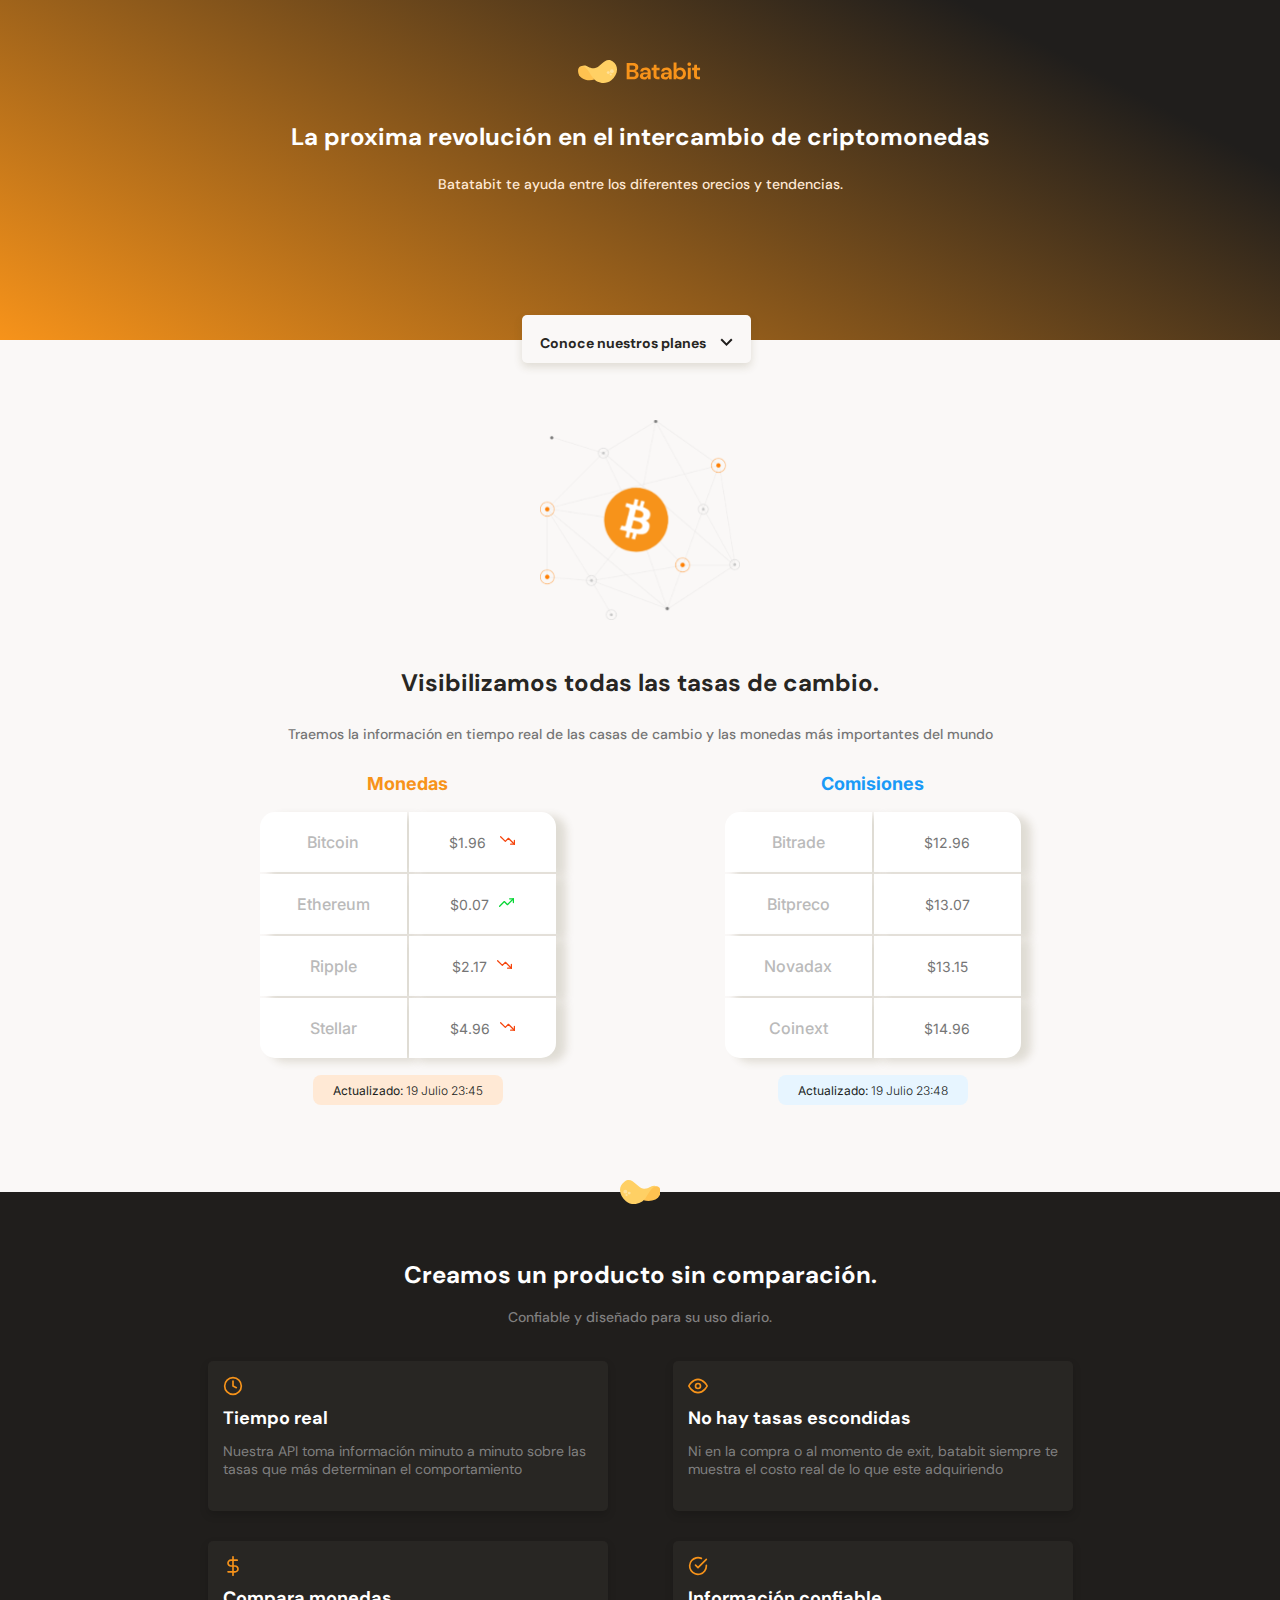
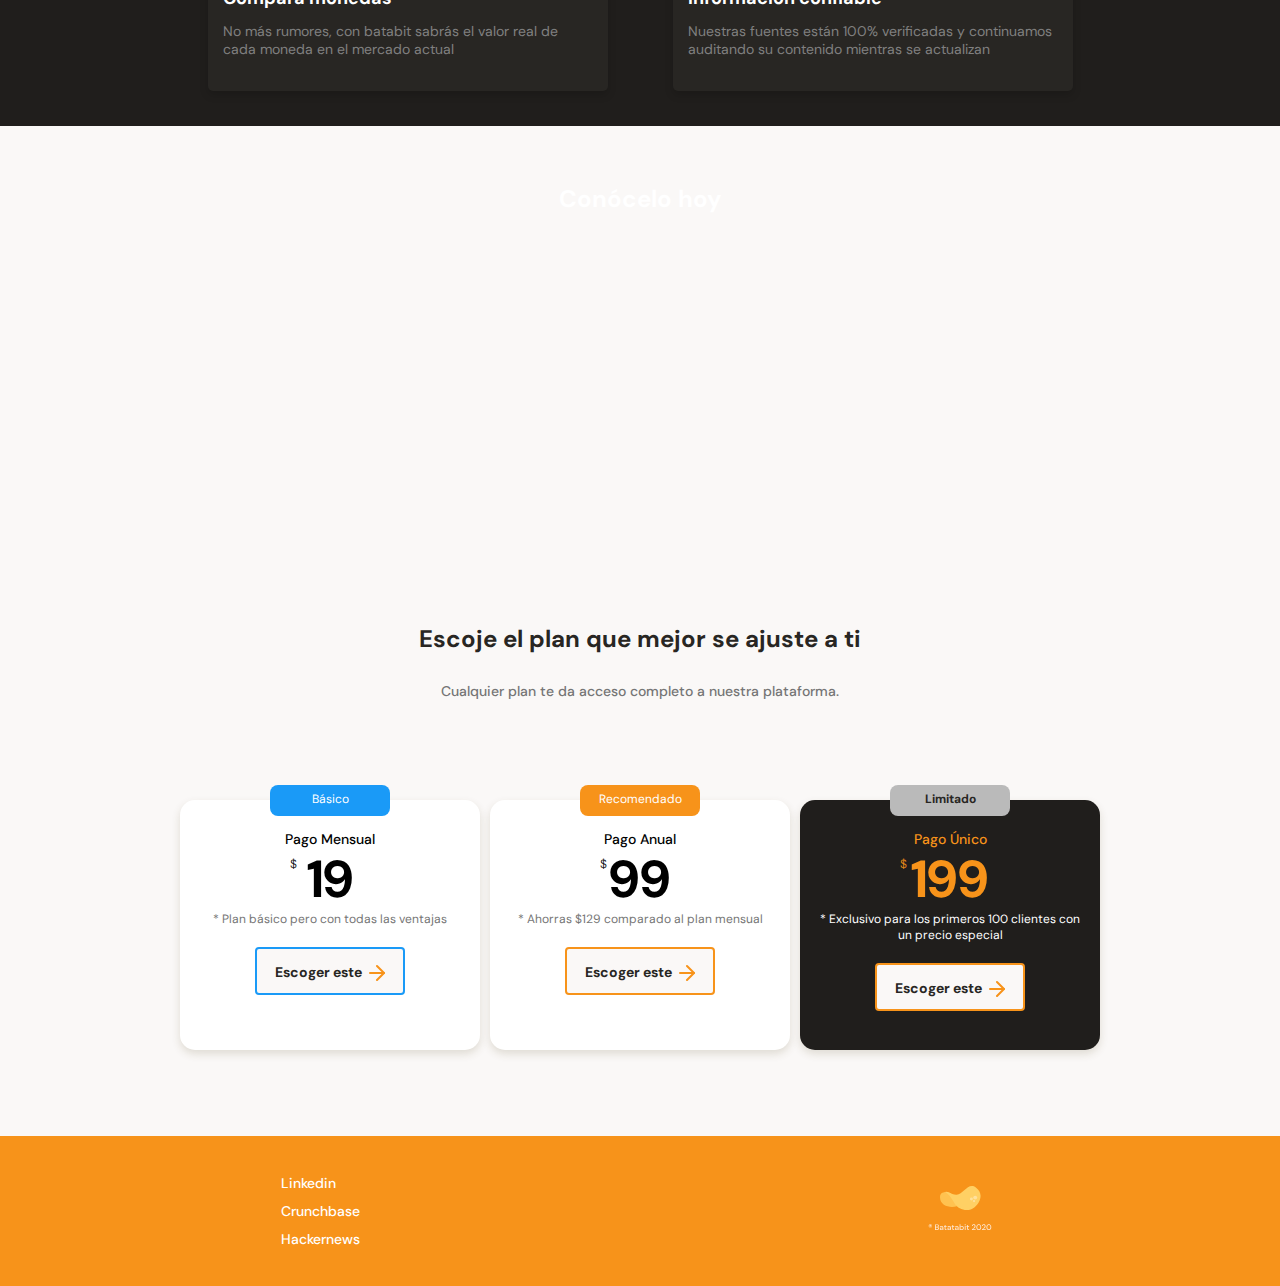
<file: batabit/index.html>
<!DOCTYPE html>
<html lang="en">
<head>
    <meta charset="UTF-8">
    <meta http-equiv="X-UA-Compatible" content="IE=edge">
    <meta name="viewport" content="width=device-width, initial-scale=1.0">
    <title>Batatabit</title>
    <!-- <link rel="preconnect" href="https://fonts.gstatic.com"> -->
    <link href="https://fonts.googleapis.com/css2?family=DM+Sans:wght@400;500;700&family=Inter:wght@300;500&display=swap" rel="stylesheet">
    <link rel="stylesheet" href="./style.css">
    <link rel="stylesheet" href="./css/tablet.css" media="(min-width: 930px">
</head>
<body>
    <header>
        <img src="./assets/imagen/logo.svg" alt="s">
        <div class="header-title-container">
            <h1>La proxima revolución en el intercambio de criptomonedas</h1>
            <p>Batatabit te ayuda entre los diferentes orecios y tendencias.</p>
            <a href="#plans" class="header--button">Conoce nuestros planes <span></span></a>
        </div>
    </header>
    <main>
        <section class="main-exchange-container">
            <div class="backgroundImg"></div>
            <div class="main-exchande-container--title">
                <h2>Visibilizamos todas las tasas de cambio.</h2>
                <p>Traemos la información en tiempo real de las casas de cambio y las monedas más importantes del mundo</p>
            </div>
            <section class="main-tables-container">
                <div class="main-currency-table">
                    <p class="currency-table--title">Monedas</p>
                    <div class="currency-table--container">
                        <table>
                            <tr>
                                <td class="table__top-left table_shadow">Bitcoin</td>
                                <td class="table__top-right table__right table_shadow">$1.96 <span class="down"></span></td>
                            </tr>
                            <tr>
                                <td class="table_shadow">Ethereum</td>
                                <td class="table__right table_shadow">$0.07<span class="up"></span></td>
                            </tr>
                            <tr>
                                <td class="table_shadow">Ripple</td>
                                <td class="table__right table_shadow">$2.17<span class="down"></span></td>
                            </tr>
                            <tr>
                                <td class="table__bottom-left table_shadow">Stellar</td>
                                <td class="table__bottom-right table__right table_shadow">$4.96<span class="down"></span></td>
                            </tr>
                        </table>
                    </div>
                    <div class="currency-table--date">
                        <p><b>Actualizado:</b> 19 Julio 23:45</p>
                    </div>
                </div>
                <div class="main-currency-table">
                    <p class="comition-table--title">Comisiones</p>
                    <div class="currency-table--container">
                        <table>
                            <tr>
                                <td class="table__top-left table_shadow">Bitrade</td>
                                <td class="table__top-right table__right table_shadow">$12.96</td>
                            </tr>
                            <tr>
                                <td class="table_shadow">Bitpreco</td>
                                <td class="table__right table_shadow">$13.07</td>
                            </tr>
                            <tr>
                                <td class="table_shadow">Novadax</td>
                                <td class="table__right table_shadow">$13.15</td>
                            </tr>
                            <tr>
                                <td class="table__bottom-left table_shadow">Coinext</td>
                                <td class="table__bottom-right table__right table_shadow">$14.96</td>
                            </tr>
                        </table>
                    </div>
                    <div class="comition-table--date">
                        <p><b>Actualizado:</b> 19 Julio 23:48</p>
                    </div>
                </div>
            </section>
        </section>
        <section class="main-product-detail">
            <span class="product-detail--batata-logo"></span>
            <div class="product-detail--title">
                <h2>Creamos un producto sin comparación.</h2>
                <p>Confiable y diseñado para su uso diario.</p>
            </div>
            <section class="product-cards--container">
                <article class="product-detail-card">
                    <span class="clock"></span>
                    <p class="product--card-title">Tiempo real</p>
                    <p class="product--card-body">Nuestra API toma información minuto a minuto sobre las tasas que más determinan el comportamiento</p>
                </article>
                <article class="product-detail-card">
                    <span class="eye"></span>
                    <p class="product--card-title">No hay tasas escondidas</p>
                    <p class="product--card-body">Ni en la compra o al momento de exit, batabit siempre te muestra el costo real de lo que este adquiriendo</p>
                </article>
                <article class="product-detail-card">
                    <span class="dollar"></span>
                    <p class="product--card-title">Compara monedas</p>
                    <p class="product--card-body">No más rumores, con batabit sabrás el valor real de cada moneda en el mercado actual</p>
                </article>
                <article class="product-detail-card">
                    <span class="checkmark"></span>
                    <p class="product--card-title">Información confiable</p>
                    <p class="product--card-body">Nuestras fuentes están 100% verificadas y continuamos auditando su contenido mientras se actualizan</p>
                </article>
            </section>
        </section>
        <section class="bitcoin-img-container">
            <h2>Conócelo hoy</h2>
        </section>
        <section id="plans" class="main-plans-container">
            <div class="plans-title">
                <h2> Escoje el plan que mejor se ajuste a ti</h2>
                <p>Cualquier plan te da acceso completo a nuestra plataforma.</p>
            </div>
            <section class="plans-container--slider">
                <article class="plans-container--blcard">
                    <p class="basico">Básico</p>
                    <div class="plans-info-container">
                        <h3 class="plans-card--title">Pago Mensual</h3>
                        <p class="plans-card--price"> <span>$</span> 19</p>
                        <p class="plans-card--saving">* Plan básico pero con todas las ventajas</p>
                        <button class="plans-blcard--ca">Escoger este <span></span></button>
                    </div>
                </article>
                <article class="plans-container--card">
                    <p class="recomendado">Recomendado</p>
                    <div class="plans-info-container">
                        <h3 class="plans-card--title">Pago Anual</h3>
                        <p class="plans-card--price"> <span>$</span> 99</p>
                        <p class="plans-card--saving">* Ahorras $129 comparado al plan mensual</p>
                        <button class="plans-card--ca">Escoger este <span></span></button>
                    </div>
                </article>
                <article class="plans-container--licard">
                    <p class="limitado">Limitado</p>
                    <div class="plans-info-container">
                        <h3 class="plans-licard--title">Pago Único</h3>
                        <p class="plans-licard--price"> <span>$</span> 199</p>
                        <p class="plans-licard--saving">* Exclusivo para los primeros 100 clientes con un precio especial</p>
                        <button class="plans-card--ca">Escoger este <span></span></button>
                    </div>
                </article>
            </section>
        </section>
    </main>
    <footer>
        <section class="left">
            <ul>
                <li><a href="#">Linkedin</a></li>
                <li><a href="#">Crunchbase</a></li>
                <li><a href="#">Hackernews</a></li>
            </ul>
        </section>
        <section class="right">
            <img src="./assets/imagen/logofooter.svg" alt="Logo de batabit 2020">
        </section>
    </footer>
    
</body>
</html>
</file>
<file: batabit/style.css>
/*
1. Posicionamiento
2. Modelo de caja (Box model)
3. Tipografía
4. Efectos visuales
5. Otros
*/
:root{
    /* Colores */
    --bitcoin-orange: #F7931A;
    --soft-orange: #FFE9D5;
    --secondary-blue: #1A9AF7;
    --soft-blue: #E7F5FF;
    --warm-black: #201E1C;
    --black: #282623;
    --gray: #BABABA;
    --off-white: #FAF8F7;
    --just-white: #ffffff;


}
*{
    box-sizing: border-box;
    margin: 0;
    padding: 0;
}
html{
    font-size: 62.5%;
    font-family: 'DM Sans', sans-serif;
}
header{
    position: relative;
    display: flex;
    flex-direction: column;
    justify-content: center;
    width: 100%;
    min-width: 320px;
    height: 340px;
    text-align: center;
    background: linear-gradient(207.8deg, #201E1C 16.69%, #F7931A 100%);
}
header img{
    width: 150px;
    height: 24px;
    margin-top: 60px;
    align-self: center;
}
.header-title-container{
    width: 90%;
    min-width: 288px;
    max-width: 900px;
    height: 218px;
    margin-top: 40px;
    text-align: center;
    align-self: center;
}
.header-title-container h1{
    font-size: 2.4rem;
    font-weight: bold;
    line-height: 2.6rem;
    color: var(--just-white);
}
.header-title-container p{
    margin-top: 25px;
    font-size: 1.4rem;
    font-weight: 500;
    line-height: 1.8rem;
    color: var(--soft-orange);
}
.header-title-container .header--button{
    position: absolute;
    left: calc(50% - 118px);
    top: 280px;
    display: block;
    margin-top: 35px;
    padding: 15px;
    width: 229px;
    height: 48px;
    background-color: var(--off-white);
    /* Sombrado*/
    box-shadow: 0px 4px 8px rgba(89,73,30,0.16);
    border: none;
    border-radius: 5px;
    font-size: 1.4rem;
    font-weight: bold;
    text-decoration: none;
    color: var(--black);
}
.header--button span{
    display: inline-block;
    width: 20px;
    height: 18px;
    margin-left: 5px;
    background-image: url('./assets/icon/flechita_abajo.svg');
}
main{
    width: 100%;
    height: auto;
    background-color: var(--off-white);
}
.main-exchange-container{
    width: 100%;
    height: auto;
    padding-top: 80px;
    padding-bottom: 30px;
    text-align: center;
}
.main-exchange-container--title{
    width: 90%;
    min-width: 288px;
    max-width: 900%;
    margin: 0 auto;
}
.main-exchange-container .backgroundImg{
    width: 200px;
    height: 200px;
    margin: 0 auto;
    margin-bottom: 50px;
    background-image: url('./assets/imagen/bitcoin.svg');
    background-size: cover;
    background-position: center;
    background-repeat: no-repeat;
} 
.main-exchange-container h2{
    margin-bottom: 30px;
    font-size: 2.4rem;
    font-weight: bold;
    line-height: 2.6rem;
    color: var(--black);
}
.main-exchange-container p{
    margin-bottom: 30px;
    font-size: 1.4rem;
    font-weight: 500;
    line-height: 1.6rem;
    color: #757575;
}
.main-currency-table{
    width: 70%;
    min-width: 235px;
    max-width: 500px;
    height: 360px;
    margin: 0 auto;
    font-family: "Inter", sans-serif;
    margin-bottom: 30px;
}
.main-currency-table .currency-table--title{
    margin-bottom: 15px;
    font-size: 1.8rem;
    font-weight: bold;
    line-height: 2.3rem;
    color: var(--bitcoin-orange);
}
.main-currency-table .comition-table--title{
    margin-bottom: 15px;
    font-size: 1.8rem;
    font-weight: bold;
    line-height: 2.3rem;
    color: var(--secondary-blue);
}
.currency-table--container{
    width: 90%;
    min-width: 230px;
    max-width: 300px;
    height: 250px;
    margin: 0 auto;
}
.currency-table--container table{
    width: 100%;
    height: 100%;
}
.currency-table--container td{
    width: 50%;
    font-size: 1.6rem;
    font-weight: 500;
    line-height: 1.9rem;
    color: var(--gray);
    background-color: var(--just-white);
}
.currency-table--container .table__top-left{
    border-radius: 15px 0 0 0;
}
.currency-table--container .table__top-right{
    border-radius: 0 15px 0 0;
}
.currency-table--container .table__bottom-left{
    border-radius: 0 0 0 15px
}
.currency-table--container .table__bottom-right{
    border-radius: 0 0 15px 0;
}
.currency-table--container .table_shadow{
    box-shadow: 10px 4px 8px rgba(89,73,30,0.16);
}
.currency-table--container .table__right{
    font-size: 1.4rem;
    font-weight: normal;
    line-height: 1.7rem;
    color: #757575;
}
.currency-table--container .down{
    display: inline-block;
    width: 15px;
    height: 15px;
    margin-left: 10px;
    background-image: url(./assets/icon/trending-down\ 1.svg);
    background-size: cover;
    background-position: center;
    background-repeat: no-repeat;
}
.currency-table--container .up{
    display: inline-block;
    width: 15px;
    height: 15px;
    margin-left: 10px;
    background-image: url(./assets/icon/trending-up\ 1.svg);
    background-size: cover;
    background-position: center;
    background-repeat: no-repeat;
}
.currency-table--date{
    width: 190px;
    height: 30px;
    margin: 0 auto;
    margin-top: 15px;
    padding: 8px;
    background-color: var(--soft-orange);
    border-radius: 8px;
}
.currency-table--date p{
    font-size: 1.2rem;
    font-weight: 300;
    line-height: 1.5rem;
    color: var(--warm-black);
}
.comition-table--date{
    width: 190px;
    height: 30px;
    margin: 0 auto;
    margin-top: 15px;
    padding: 8px;
    background-color: var(--soft-blue);
    border-radius: 8px;
}
.comition-table--date p{
    font-size: 1.2rem;
    font-weight: 300;
    line-height: 1.5rem;
    color: var(--warm-black);
}
.main-product-detail{
    position: relative;
    width: 100%;
    min-width: 320px;
    height: auto;
    padding: 20px 10px;
    background-color: var(--warm-black);
}
.product-detail--batata-logo{
    position: absolute;
    width: 40px;
    height: 25px;
    background-image: url(./assets/imagen/logomain.svg);
    top: -12px ;
    left: calc(50% - 20px);
}
.product-detail--title{
    width: 90%;
    min-width: 288px;
    height: auto;
    margin: 0 auto;
    margin-top: 50px;
    text-align: center;
}
.product-detail--title h2{
    margin-bottom: 20px;
    font-size: 2.4rem;
    font-weight: bold;
    line-height: 2.6rem;
    color: var(--just-white);
}
.product-detail--title p{
    margin-bottom: 20px;
    font-size: 1.4rem;
    font-weight: 500;
    line-height: 1.8rem;
    color: #808080;
}
.product-detail-card{
    width: 90%;
    min-width: 288px;
    max-width: 400px;
    height: 150px;
    margin: 15px auto;
    padding: 15px;
    background-color: var(--black);
    border-radius: 5px;
    box-shadow: 0 4px 8px rgba(0,0,0,0.16);
}
.product-detail-card .clock{
    display: inline-block;
    width: 20px;
    height: 20px;
    margin-bottom: 10px;
    background-image: url(./assets/icon/reloj_naranja.svg);
    background-size: cover;
    background-position: center;
    background-repeat: no-repeat;
}
.product-detail-card .eye{
    display: inline-block;
    width: 20px;
    height: 20px;
    margin-bottom: 10px;
    background-image: url(./assets/icon/ojo_naranja.svg);
    background-size: cover;
    background-position: center;
    background-repeat: no-repeat;
}
.product-detail-card .dollar{
    display: inline-block;
    width: 20px;
    height: 20px;
    margin-bottom: 10px;
    background-image: url(./assets/icon/dolar_naranja.svg);
    background-size: cover;
    background-position: center;
    background-repeat: no-repeat;
}
.product-detail-card .checkmark{
    display: inline-block;
    width: 20px;
    height: 20px;
    margin-bottom: 10px;
    background-image: url(./assets/icon/vistobueno_naranja.svg);
    background-size: cover;
    background-position: center;
    background-repeat: no-repeat;
}
.product--card-title{
    margin-bottom: 15px;
    font-size: 1.8rem;
    font-weight: bold;
    line-height: 1.8rem;
    color: var(--just-white);
}
.product--card-body {
    font-size: 1.4rem;
    line-height: 1.8rem;
    color: #808080;
}
.bitcoin-img-container{
    width: 100%;
    min-width: 320px;
    height: 50vh;
    background-image: url(https://degranda.github.io/batata-bit/assets/img/bitcoinbaby2x.jpg);
    background-position: center;
    background-size: cover;
    background-repeat: no-repeat;
    text-align: center;
}
.bitcoin-img-container h2{
    padding-top: 60px;
    font-size: 2.4rem;
    font-weight: bold;
    line-height: 2.6rem;
    color: var(--just-white);
}
.main-plans-container{
    width: 100%;
    min-width: 320px;
    padding-bottom: 70px;
    text-align: center;
}
.plans-title{
    width: 90%;
    min-width: 288px;
    height: auto;
    margin: 0 auto;
    margin-top: 50px;
    margin-bottom: 50px;
}
.plans-title h2{
    font-size: 2.4rem;
    font-weight: bold;
    line-height: 2.6rem;
    color: var(--black);
}
.plans-title p{
    padding-top: 30px;
    font-size: 1.4rem;
    font-weight: 500;
    line-height: 1.8rem;
    color: #757575;
}
.plans-container--slider{
    display: flex;
    height: 316px;
    overflow-x: scroll;
    overscroll-behavior-x: contain;
    scroll-snap-type: x proximity;
}
.plans-container--card{
    position: relative;
    scroll-snap-align: center;
    width: 70%;
    min-width: 190px;
    max-width: 300px;
    height: 250px;
    margin: 50px 5px 0;
    padding: 0 15px;
    background-color: var(--just-white);
    border-radius: 15px;
    box-shadow: 0 4px 8px rgba(89,73,30,0.16);
}
.plans-container--blcard{
    position: relative;
    scroll-snap-align: center;
    width: 70%;
    min-width: 190px;
    max-width: 300px;
    height: 250px;
    margin: 50px 5px 0 60px;
    padding: 0 15px;
    background-color: var(--just-white);
    border-radius: 15px;
    box-shadow: 0 4px 8px rgba(89,73,30,0.16);
}
.plans-container--licard{
    position: relative;
    scroll-snap-align: center;
    width: 70%;
    min-width: 190px;
    max-width: 300px;
    height: 250px;
    margin: 50px 60px 0 5px;
    padding: 0 15px;
    background-color: var(--warm-black);
    border-radius: 15px;
    box-shadow: 0 4px 8px rgba(89,73,30,0.16);
}
.recomendado{
    position: absolute;
    width: 120px;
    height: 31px;
    padding: 6px;
    left: calc(50% - 60px);
    top: -15px;
    font-size: 1.2rem;
    background-color: var(--bitcoin-orange);
    border-radius: 8px;
    color: var(--just-white);
}
.basico{
    position: absolute;
    width: 120px;
    height: 31px;
    padding: 6px;
    left: calc(50% - 60px);
    top: -15px;
    font-size: 1.2rem;
    background-color: var(--secondary-blue);
    border-radius: 8px;
    color: var(--just-white);
}
.limitado{
    position: absolute;
    width: 120px;
    height: 31px;
    padding: 6px;
    left: calc(50% - 60px);
    top: -15px;
    font-size: 1.2rem;
    font-weight: bold;
    background-color: var(--gray);
    border-radius: 8px;
    color: var(--black);
}
.plans-card--title{
    padding-top: 30px;
    font-size: 1.4rem;
    font-weight: 500;
    line-height: 1.8rem;
    color: black;
}
.plans-licard--title{
    padding-top: 30px;
    font-size: 1.4rem;
    font-weight: 500;
    line-height: 1.8rem;
    color: var(--bitcoin-orange);
}
.plans-card--price{
    position: relative;
    padding: 5px 0;
    font-size: 5.2rem;
    font-weight: bold;
    line-height: 5.3rem;
    color: black;
}
.plans-licard--price{
    position: relative;
    padding: 5px 0;
    font-size: 5.2rem;
    font-weight: bold;
    line-height: 5.3rem;
    color: var(--bitcoin-orange);
}
.plans-card--price span{
    position: absolute;
    left: calc(50% - 40px);
    top: -10px;
    font-size: 1.2rem;
    font-weight: 300;
}
.plans-licard--price span{
    position: absolute;
    left: calc(50% - 50px);
    top: -10px;
    font-size: 1.2rem;
    font-weight: 300;
}
.plans-card--saving{
    font-size: 1.2rem;
    color: #757575;
}
.plans-licard--saving{
    font-size: 1.2rem;
    color: var(--just-white);
}
.plans-card--ca{
    width: 150px;
    height: 48px;
    margin-top: 20px;
    background-color: #faf8f7;
    border: 2px solid var(--bitcoin-orange);
    border-radius: 4px;
    font-family: 'DM Sans', sans-serif;
    font-size: 1.4rem;
    font-weight: bold;
    line-height: 1.8rem;
    color: var(--black);
}
.plans-blcard--ca{
    width: 150px;
    height: 48px;
    margin-top: 20px;
    background-color: #faf8f7;
    border: 2px solid var(--secondary-blue);
    border-radius: 4px;
    font-family: 'DM Sans', sans-serif;
    font-size: 1.4rem;
    font-weight: bold;
    line-height: 1.8rem;
    color: var(--black);
}
.plans-card--ca span{
    display: inline-block;
    width: 20px;
    height: 20px;
    background-image: url(./assets/icon/flecha_derecha_naranja.svg);
    vertical-align: text-bottom;
}
.plans-blcard--ca span{
    display: inline-block;
    width: 20px;
    height: 20px;
    background-image: url(./assets/icon/flecha_derecha_naranja.svg);
    vertical-align: text-bottom;
}
footer{
    display: flex;
    width: 100%;
    height: 150px;
    background-color: var(--bitcoin-orange);
}
footer section{
    width: 50%;
    display: flex;
    justify-content: center;
    align-items: center;
}
footer .left ul{
    font-size: 1.4rem;
    font-weight: 500;
    line-height: 1.8rem;
    list-style: none;
}
.left li{
    margin: 10px 0;
}
.left a{
    text-decoration: none;
    color: var(--just-white);
}
</file>
<file: batabit/css/tablet.css>
.main-tables-container{
    display: flex;
    width: 930px;
    margin: 0 auto;
}
.product-cards--container{
    display: flex;
    flex-wrap: wrap;
    width: 930px;
    margin: 0 auto;
}
.plans-container--slider{
    justify-content: center;
}
</file>
